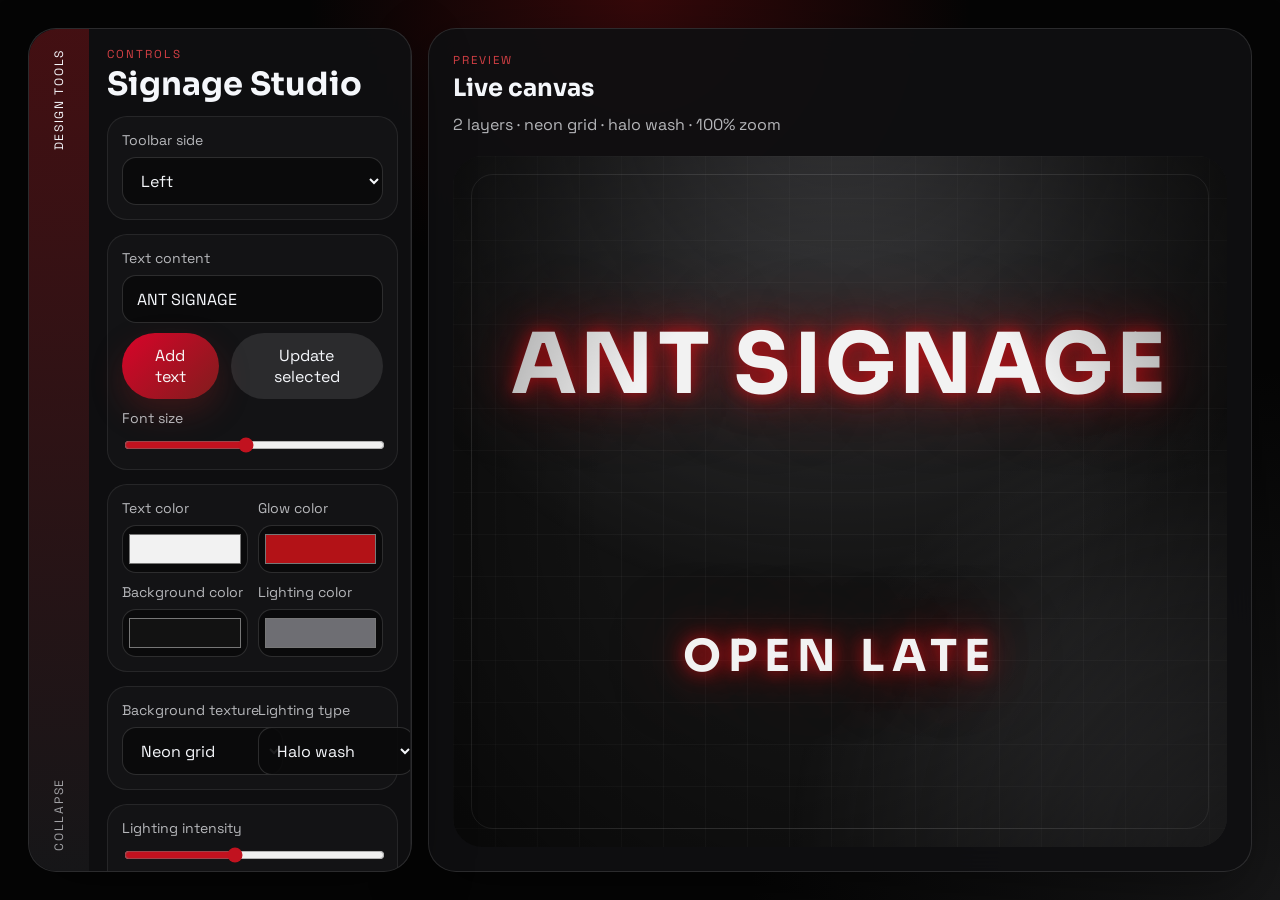
<file: index.html>
<!DOCTYPE html>
<html lang="en">
<head>
  <meta charset="UTF-8">
  <meta name="viewport" content="width=device-width, initial-scale=1.0">
  <title>Ant Signage Studio</title>
  <link rel="preconnect" href="https://fonts.googleapis.com">
  <link rel="preconnect" href="https://fonts.gstatic.com" crossorigin>
  <link href="https://fonts.googleapis.com/css2?family=Space+Grotesk:wght@400;500;700&family=Sora:wght@400;600;700&display=swap" rel="stylesheet">
  <link rel="stylesheet" href="styles.css">
</head>
<body>
  <main class="app-shell">
    <aside id="toolbar" class="toolbar toolbar-left is-expanded" aria-label="Design toolbar">
      <button id="toolbarToggle" class="toolbar-handle" type="button" aria-expanded="true" aria-controls="toolbarContent">
        <span class="toolbar-handle-title">Design tools</span>
        <span id="toolbarToggleIcon" class="toolbar-handle-icon">Collapse</span>
      </button>

      <section id="toolbarContent" class="toolbar-content">
        <div class="panel-copy">
          <p class="eyebrow">Controls</p>
          <h1>Signage Studio</h1>
        </div>

        <div class="control-group compact-grid">
          <div class="control-row">
            <label for="toolbarSide">Toolbar side</label>
            <select id="toolbarSide" name="toolbarSide">
              <option value="left">Left</option>
              <option value="right">Right</option>
            </select>
          </div>
        </div>

        <div class="control-group">
          <div class="control-row">
            <label for="textInput">Text content</label>
            <input id="textInput" name="textInput" type="text" maxlength="48" placeholder="Enter signage text">
          </div>
          <div class="button-row">
            <button id="addTextButton" type="button">Add text</button>
            <button id="updateTextButton" type="button" class="secondary">Update selected</button>
          </div>
          <div class="control-row">
            <label for="fontSize">Font size</label>
            <input id="fontSize" name="fontSize" type="range" min="32" max="144" value="84">
          </div>
        </div>

        <div class="control-group split-grid">
          <div class="control-row">
            <label for="textColor">Text color</label>
            <input id="textColor" name="textColor" type="color" value="#f2f2f2">
          </div>
          <div class="control-row">
            <label for="glowColor">Glow color</label>
            <input id="glowColor" name="glowColor" type="color" value="#b31217">
          </div>
          <div class="control-row">
            <label for="bgColor">Background color</label>
            <input id="bgColor" name="bgColor" type="color" value="#121212">
          </div>
          <div class="control-row">
            <label for="lightingColor">Lighting color</label>
            <input id="lightingColor" name="lightingColor" type="color" value="#6e6e73">
          </div>
        </div>

        <div class="control-group split-grid">
          <div class="control-row">
            <label for="textureSelect">Background texture</label>
            <select id="textureSelect" name="textureSelect">
              <option value="grid">Neon grid</option>
              <option value="brushed">Brushed metal</option>
              <option value="grain">Paper grain</option>
              <option value="velvet">Velvet haze</option>
            </select>
          </div>
          <div class="control-row">
            <label for="lightPreset">Lighting type</label>
            <select id="lightPreset" name="lightPreset">
              <option value="halo">Halo wash</option>
              <option value="spotlight">Spotlight</option>
              <option value="neon">Neon edge</option>
              <option value="sunset">Sunset bloom</option>
            </select>
          </div>
        </div>

        <div class="control-group">
          <div class="control-row">
            <label for="lightingIntensity">Lighting intensity</label>
            <input id="lightingIntensity" name="lightingIntensity" type="range" min="20" max="120" value="62">
          </div>
          <div class="control-row">
            <label for="glowStrength">Glow strength</label>
            <input id="glowStrength" name="glowStrength" type="range" min="10" max="120" value="52">
          </div>
        </div>

        <div class="control-group">
          <div class="list-header zoom-header">
            <span>Signage zoom</span>
            <strong id="zoomValue" class="zoom-value">100%</strong>
          </div>
          <div class="button-row zoom-actions">
            <button id="zoomOutButton" type="button" class="secondary">Zoom out</button>
            <button id="zoomResetButton" type="button" class="secondary">Reset</button>
            <button id="zoomInButton" type="button">Zoom in</button>
          </div>
          <div class="control-row">
            <label for="zoomSlider">Preview scale</label>
            <input id="zoomSlider" name="zoomSlider" type="range" min="50" max="200" value="100">
          </div>
        </div>

        <div class="control-group">
          <div class="list-header">
            <span>Text layers</span>
            <button id="removeTextButton" type="button" class="secondary danger">Remove selected</button>
          </div>
          <ul id="layerList" class="layer-list" aria-label="Text layers"></ul>
        </div>
      </section>
    </aside>

    <section class="preview-shell">
      <div class="stage-meta">
        <div>
          <p class="eyebrow">Preview</p>
          <h2>Live canvas</h2>
        </div>
        <p id="stageSummary" class="summary">1 layer · neon grid · halo wash</p>
      </div>

      <div id="signStage" class="sign-stage texture-grid light-halo">
        <div id="stageViewport" class="stage-viewport">
          <div class="stage-frame"></div>
          <div class="light-pass light-pass-a"></div>
          <div class="light-pass light-pass-b"></div>
          <div id="signTextStack" class="sign-text-stack" aria-live="polite"></div>
        </div>
      </div>
    </section>
  </main>

  <template id="layerItemTemplate">
    <li class="layer-item">
      <button type="button" class="layer-chip"></button>
    </li>
  </template>

  <script src="script.js"></script>
</body>
</html>
</file>
<file: styles.css>
:root {
  color-scheme: dark;
  --panel-bg: rgba(16, 16, 18, 0.92);
  --panel-border: rgba(255, 255, 255, 0.12);
  --stage-bg: #121212;
  --text-color: #f2f2f2;
  --glow-color: #b31217;
  --lighting-color: #6e6e73;
  --glow-strength: 52;
  --lighting-intensity: 0.62;
  --font-size: 84px;
  --texture-opacity: 0.22;
  --stage-scale: 1;
  --toolbar-offset-top: 0px;
  --toolbar-offset-left: 0px;
  --toolbar-offset-right: 0px;
}

* {
  box-sizing: border-box;
}

body {
  margin: 0;
  min-height: 100vh;
  font-family: "Space Grotesk", sans-serif;
  background:
    radial-gradient(circle at top, rgba(179, 18, 23, 0.28), transparent 30%),
    radial-gradient(circle at bottom right, rgba(88, 88, 92, 0.22), transparent 34%),
    #050505;
  color: #f5f7fb;
}

button,
input,
select {
  font: inherit;
}

.app-shell {
  position: relative;
  min-height: 100vh;
  padding: 28px;
}

.toolbar,
.preview-shell {
  position: relative;
  overflow: hidden;
  border: 1px solid var(--panel-border);
  border-radius: 28px;
  background: var(--panel-bg);
  backdrop-filter: blur(18px);
  box-shadow: 0 20px 60px rgba(0, 0, 0, 0.35);
}

.toolbar {
  position: absolute;
  top: 28px;
  bottom: 28px;
  z-index: 3;
  display: flex;
  gap: 0;
  width: clamp(280px, 30vw, 420px);
  transition: transform 220ms ease, width 220ms ease;
}

.toolbar-left {
  left: 28px;
}

.toolbar-right {
  right: 28px;
  flex-direction: row-reverse;
}

.toolbar-content {
  width: calc(100% - 60px);
  min-width: 0;
  height: 100%;
  overflow: auto;
  display: grid;
  gap: 14px;
  padding: 18px;
  border-left: 1px solid rgba(255, 255, 255, 0.06);
  scrollbar-width: none;
}

.toolbar-content::-webkit-scrollbar {
  display: none;
}

.toolbar-left .toolbar-content {
  border-left: 0;
  border-right: 1px solid rgba(255, 255, 255, 0.06);
}

.toolbar-handle {
  width: 60px;
  min-width: 60px;
  padding: 20px 10px;
  display: flex;
  flex-direction: column;
  align-items: center;
  justify-content: space-between;
  gap: 14px;
  border-radius: 0;
  color: #f5f7fb;
  background: linear-gradient(180deg, rgba(179, 18, 23, 0.32), rgba(58, 58, 60, 0.18));
  box-shadow: none;
}

.toolbar-left .toolbar-handle {
  border-radius: 28px 0 0 28px;
}

.toolbar-right .toolbar-handle {
  border-radius: 0 28px 28px 0;
}

.toolbar-handle:hover {
  transform: none;
}

.toolbar-handle-title,
.toolbar-handle-icon {
  writing-mode: vertical-rl;
  transform: rotate(180deg);
  letter-spacing: 0.14em;
  text-transform: uppercase;
  font-size: 0.76rem;
}

.toolbar-handle-icon {
  color: rgba(245, 247, 251, 0.62);
}

.toolbar:not(.is-expanded) {
  width: 60px;
}

.toolbar:not(.is-expanded) .toolbar-content {
  opacity: 0;
  pointer-events: none;
}

.toolbar:not(.is-expanded).toolbar-left {
  transform: translateX(calc(-100% + 60px));
}

.toolbar:not(.is-expanded).toolbar-right {
  transform: translateX(calc(100% - 60px));
}

.compact-grid {
  grid-template-columns: 1fr;
}

.preview-shell {
  display: grid;
  grid-template-rows: auto 1fr;
  gap: 18px;
  min-height: calc(100vh - 56px);
  padding: 24px;
  margin-top: var(--toolbar-offset-top);
  margin-left: var(--toolbar-offset-left);
  margin-right: var(--toolbar-offset-right);
  transition: margin 220ms ease;
}

.panel-copy h1,
.stage-meta h2 {
  margin: 0;
  font-family: "Sora", sans-serif;
}

.panel-copy h1 {
  font-size: clamp(1.5rem, 3vw, 2rem);
  line-height: 1.1;
}

.intro,
.summary {
  margin: 10px 0 0;
  color: rgba(245, 247, 251, 0.72);
  line-height: 1.55;
}

.eyebrow {
  margin: 0 0 6px;
  color: #d64045;
  font-size: 0.72rem;
  letter-spacing: 0.18em;
  text-transform: uppercase;
}

.control-group {
  display: grid;
  gap: 10px;
  padding: 14px;
  border: 1px solid rgba(255, 255, 255, 0.08);
  border-radius: 20px;
  background: rgba(255, 255, 255, 0.025);
}

.split-grid {
  grid-template-columns: repeat(2, minmax(0, 1fr));
}

.control-row {
  display: grid;
  gap: 8px;
}

.control-row label,
.list-header span {
  font-size: 0.88rem;
  color: rgba(245, 247, 251, 0.72);
}

input[type="text"],
select {
  height: 48px;
  border: 1px solid rgba(255, 255, 255, 0.14);
  border-radius: 14px;
  padding: 0 14px;
  background: rgba(10, 10, 11, 0.92);
  color: #f5f7fb;
}

input[type="range"] {
  width: 100%;
  accent-color: #c1121f;
}

input[type="color"] {
  width: 100%;
  height: 48px;
  border: 1px solid rgba(255, 255, 255, 0.14);
  border-radius: 14px;
  padding: 4px;
  background: rgba(10, 10, 11, 0.92);
}

.button-row,
.list-header {
  display: flex;
  gap: 12px;
  align-items: center;
  justify-content: space-between;
}

button {
  border: 0;
  border-radius: 999px;
  padding: 12px 18px;
  color: #f8f8f8;
  background: linear-gradient(135deg, #d90429, #7f1d1d);
  cursor: pointer;
  transition: transform 180ms ease, box-shadow 180ms ease, opacity 180ms ease;
  box-shadow: 0 14px 30px rgba(127, 29, 29, 0.34);
}

button:hover {
  transform: translateY(-1px);
}

button.secondary {
  color: #f5f7fb;
  background: rgba(255, 255, 255, 0.1);
  box-shadow: none;
}

button.danger {
  color: #ffd6d2;
}

.layer-list {
  display: grid;
  gap: 10px;
  margin: 0;
  padding: 0;
  list-style: none;
}

.layer-chip {
  width: 100%;
  justify-content: flex-start;
  background: rgba(255, 255, 255, 0.05);
  color: #f5f7fb;
  box-shadow: none;
}

.layer-chip.active {
  background: rgba(179, 18, 23, 0.18);
  outline: 1px solid rgba(217, 4, 41, 0.5);
}

.zoom-header {
  align-items: baseline;
}

.zoom-value {
  color: #f5f7fb;
  font-size: 0.9rem;
  letter-spacing: 0.08em;
}

.zoom-actions button {
  flex: 1;
}

.sign-stage {
  position: relative;
  min-height: 620px;
  overflow: hidden;
  border-radius: 30px;
  background: var(--stage-bg);
  isolation: isolate;
}

.stage-viewport {
  position: absolute;
  inset: 0;
  transform: scale(var(--stage-scale));
  transform-origin: center center;
  transition: transform 180ms ease;
}

.stage-frame,
.light-pass,
.sign-stage::before,
.sign-stage::after {
  position: absolute;
  inset: 0;
  content: "";
}

.stage-frame {
  inset: 18px;
  border: 1px solid rgba(255, 255, 255, 0.14);
  border-radius: 22px;
  pointer-events: none;
}

.sign-stage::before {
  opacity: var(--texture-opacity);
  mix-blend-mode: screen;
}

.sign-stage::after {
  background: radial-gradient(circle at center, transparent 45%, rgba(0, 0, 0, 0.55) 100%);
  pointer-events: none;
}

.light-pass {
  pointer-events: none;
  mix-blend-mode: screen;
  opacity: var(--lighting-intensity);
}

.light-pass-a {
  background: radial-gradient(circle at top, color-mix(in srgb, var(--lighting-color) 78%, transparent), transparent 55%);
}

.light-pass-b {
  background: radial-gradient(circle at bottom right, color-mix(in srgb, var(--lighting-color) 62%, transparent), transparent 42%);
}

.sign-text-stack {
  position: relative;
  z-index: 1;
  display: grid;
  place-items: center;
  gap: 14px;
  min-height: 100%;
  padding: 60px 48px;
  text-align: center;
}

.sign-text {
  max-width: 100%;
  font-family: "Sora", sans-serif;
  font-size: var(--font-size);
  font-weight: 700;
  line-height: 0.95;
  letter-spacing: 0.04em;
  color: var(--text-color);
  text-wrap: balance;
  text-shadow:
    0 0 calc(var(--glow-strength) * 0.3px) color-mix(in srgb, var(--glow-color) 100%, transparent),
    0 0 calc(var(--glow-strength) * 0.7px) color-mix(in srgb, var(--glow-color) 78%, transparent),
    0 0 calc(var(--glow-strength) * 1.4px) color-mix(in srgb, var(--glow-color) 52%, transparent);
  animation: rise-in 500ms ease both;
}

.sign-text.subtle {
  opacity: 0.72;
  font-size: calc(var(--font-size) * 0.52);
  letter-spacing: 0.16em;
}

.texture-grid::before {
  background:
    linear-gradient(rgba(255, 255, 255, 0.16) 1px, transparent 1px),
    linear-gradient(90deg, rgba(255, 255, 255, 0.16) 1px, transparent 1px);
  background-size: 42px 42px;
}

.texture-brushed::before {
  background:
    repeating-linear-gradient(100deg, rgba(255, 255, 255, 0.08) 0 2px, transparent 2px 6px),
    linear-gradient(180deg, rgba(255, 255, 255, 0.2), transparent 40%);
}

.texture-grain::before {
  background:
    radial-gradient(circle at 20% 20%, rgba(255, 255, 255, 0.12) 0 1px, transparent 1px),
    radial-gradient(circle at 70% 30%, rgba(255, 255, 255, 0.08) 0 1px, transparent 1px),
    radial-gradient(circle at 40% 70%, rgba(255, 255, 255, 0.12) 0 1px, transparent 1px);
  background-size: 18px 18px;
}

.texture-velvet::before {
  background:
    radial-gradient(circle at 10% 20%, rgba(255, 255, 255, 0.18), transparent 25%),
    radial-gradient(circle at 80% 25%, rgba(255, 255, 255, 0.14), transparent 32%),
    radial-gradient(circle at 50% 78%, rgba(255, 255, 255, 0.12), transparent 24%);
}

.light-halo .light-pass-a {
  transform: scale(1.2);
}

.light-spotlight .light-pass-a {
  background: radial-gradient(circle at 50% 18%, color-mix(in srgb, var(--lighting-color) 92%, transparent), transparent 38%);
}

.light-spotlight .light-pass-b {
  background: radial-gradient(circle at 50% 85%, rgba(255, 255, 255, 0.12), transparent 32%);
}

.light-neon .light-pass-a {
  background: linear-gradient(180deg, color-mix(in srgb, var(--lighting-color) 62%, transparent), transparent 26%);
}

.light-neon .light-pass-b {
  background: linear-gradient(90deg, transparent, color-mix(in srgb, var(--lighting-color) 42%, transparent), transparent);
}

.light-sunset .light-pass-a {
  background: radial-gradient(circle at 20% 15%, rgba(255, 173, 110, 0.9), transparent 35%);
}

.light-sunset .light-pass-b {
  background: radial-gradient(circle at 78% 80%, rgba(255, 114, 74, 0.85), transparent 36%);
}

@keyframes rise-in {
  from {
    opacity: 0;
    transform: translateY(16px) scale(0.98);
  }

  to {
    opacity: 1;
    transform: translateY(0) scale(1);
  }
}

@media (max-width: 760px) {
  .app-shell {
    padding-top: 16px;
  }

  .preview-shell {
    margin-top: var(--toolbar-offset-top);
    margin-left: 0;
    margin-right: 0;
  }

  .sign-stage {
    min-height: 460px;
  }

  .toolbar {
    top: 16px;
    bottom: auto;
    left: 16px;
    right: 16px;
    width: auto;
    max-height: min(70vh, 760px);
  }

  .toolbar-right,
  .toolbar-left {
    flex-direction: column;
  }

  .toolbar-content,
  .toolbar-left .toolbar-content {
    width: 100%;
    border-right: 0;
    border-left: 0;
    border-top: 1px solid rgba(255, 255, 255, 0.06);
  }

  .toolbar-handle,
  .toolbar-left .toolbar-handle,
  .toolbar-right .toolbar-handle {
    width: 100%;
    min-width: 0;
    flex-direction: row;
    border-radius: 28px 28px 0 0;
  }

  .toolbar-handle-title,
  .toolbar-handle-icon {
    writing-mode: initial;
    transform: none;
  }

  .toolbar:not(.is-expanded) {
    width: auto;
    transform: translateY(calc(-100% + 64px));
  }
}

@media (max-width: 640px) {
  .app-shell {
    padding: 16px;
  }

  .preview-shell {
    margin-top: var(--toolbar-offset-top);
    margin-left: 0;
    margin-right: 0;
  }

  .toolbar,
  .preview-shell {
    border-radius: 22px;
  }

  .toolbar-content,
  .preview-shell {
    padding: 18px;
  }

  .split-grid {
    grid-template-columns: 1fr;
  }

  .button-row,
  .list-header {
    flex-direction: column;
    align-items: stretch;
  }

  .zoom-header {
    align-items: stretch;
  }

  .sign-text-stack {
    padding: 40px 24px;
  }
}
</file>
